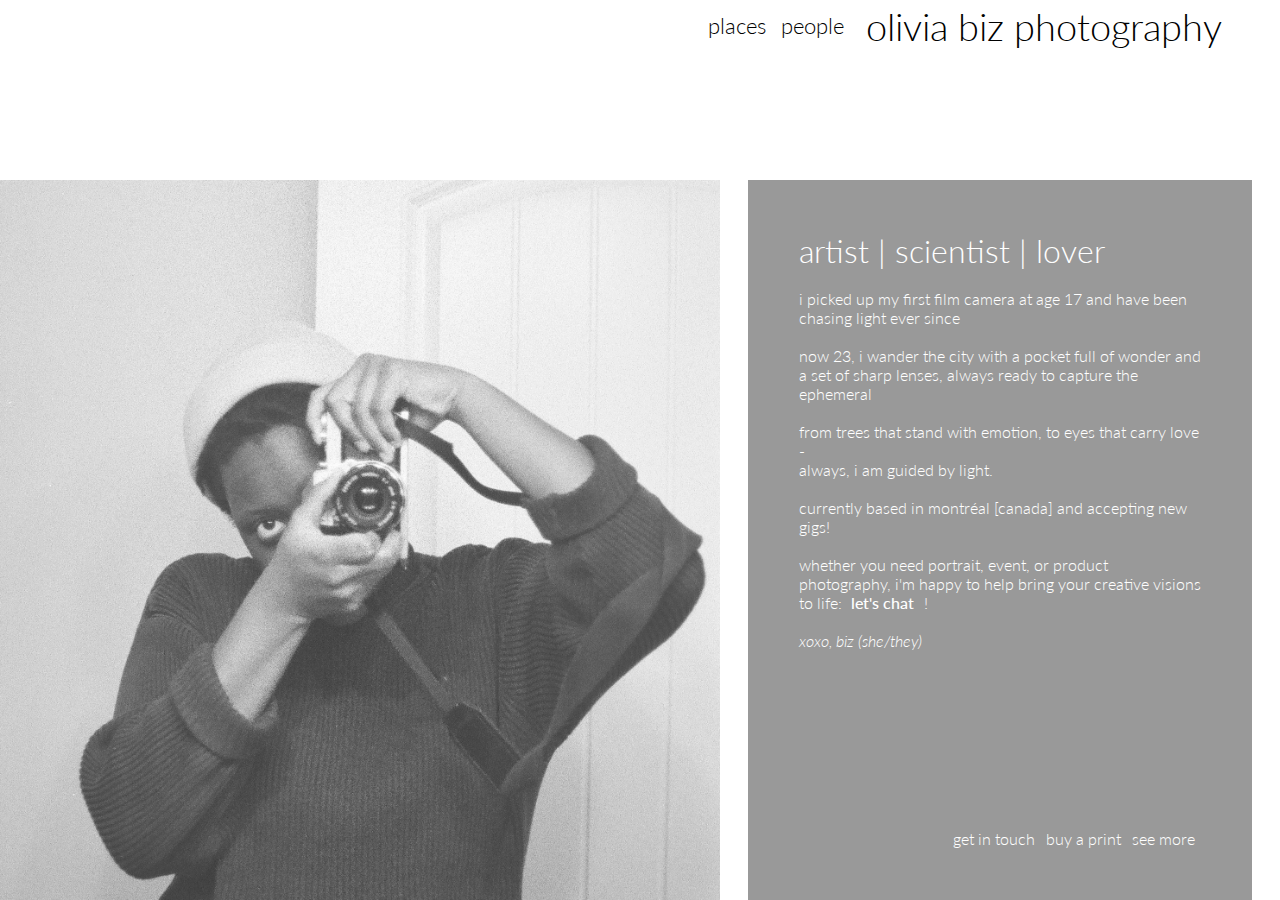
<file: index.html>
<!DOCTYPE html>
<html lang="en">


<head>
    <meta charset="UTF-8">
    <meta name="author" content="Olivia Bizimungu">
    <meta name="viewport" content="width=device-width, initial-scale=1.0, minimum-scale=1, user-scalable=no">
    <title>olivia bizimungu</title>

    <link rel="stylesheet" href="./style.css">
    <link rel="icon" href="resources/img/icon.png">
    <script type="text/javascript" src="https://code.jquery.com/jquery-1.7.1.min.js"></script>
</head>

<body>
    <header>
        <div id="nav-bar">
            <a id="title" class="nav-link" href="#">olivia biz photography</a>
            <a href="portraits.html" class="nav-link">people</a>
            <a href="places.html" class="nav-link">places</a>
        </div>
    </header>


    <div class="container">
        <ul id="page-list">
            <li class="page-list-item">
                <img src="/resources/profile4.jpg" alt="" class="display-image" id="profile-pic">
            </li>
            <li class="page-list-item">
                <div id="about">
                    <div class="about-text">
                        <!-- <i>
                            montréal-based film photographer
                        </i> -->
                        <!-- <h1>olivia biz</h1> -->
                        <!-- <br> -->
                        <h1> artist | scientist | lover</h1>

                        <br>


                        <p>
                            i picked up my first film camera at age 17 and have been chasing light ever since
                        </p>


                        <br>
                        <p>
                            now 23, i
                            wander the city with a pocket full of wonder and a set of sharp lenses, always ready to
                            capture the ephemeral
                        </p>
                        <br>
                        <p>
                            from trees that stand with emotion, to eyes that carry love -
                            <br>
                            always, i am guided by light.
                        </p>
                        <br>
                        <p>
                            currently based in montréal [canada] and accepting new gigs!
                        </p>
                        <br>
                        <p>
                            <strong>
                                whether you need portrait,
                                event, or product photography, i'm happy to help bring your creative visions to life:
                                <a href="mailto:oliviabi@live.com">
                                    <ins>
                                        let's chat
                                    </ins>
                                </a>
                                !
                            </strong>
                        </p>
                        <br>

                        <i>xoxo, biz (she/they)</i>
                        <br>
                        <br>
                    </div>
                    <div id="out-links">
                        <a href="mailto:oliviabi@live.com">get in touch</a>
                        <a href="https://oliviabiz.darkroom.tech" target="_blank">buy a print</a>
                        <a href="https://instagram.com/oliviabiz" target="_blank">see more</a>
                    </div>
                </div>

            </li>
        </ul>

    </div>

</body>
<script>
    // var folder = "resources/img/places/";
</script>
<script src="photo.js"></script>

</html>
</file>
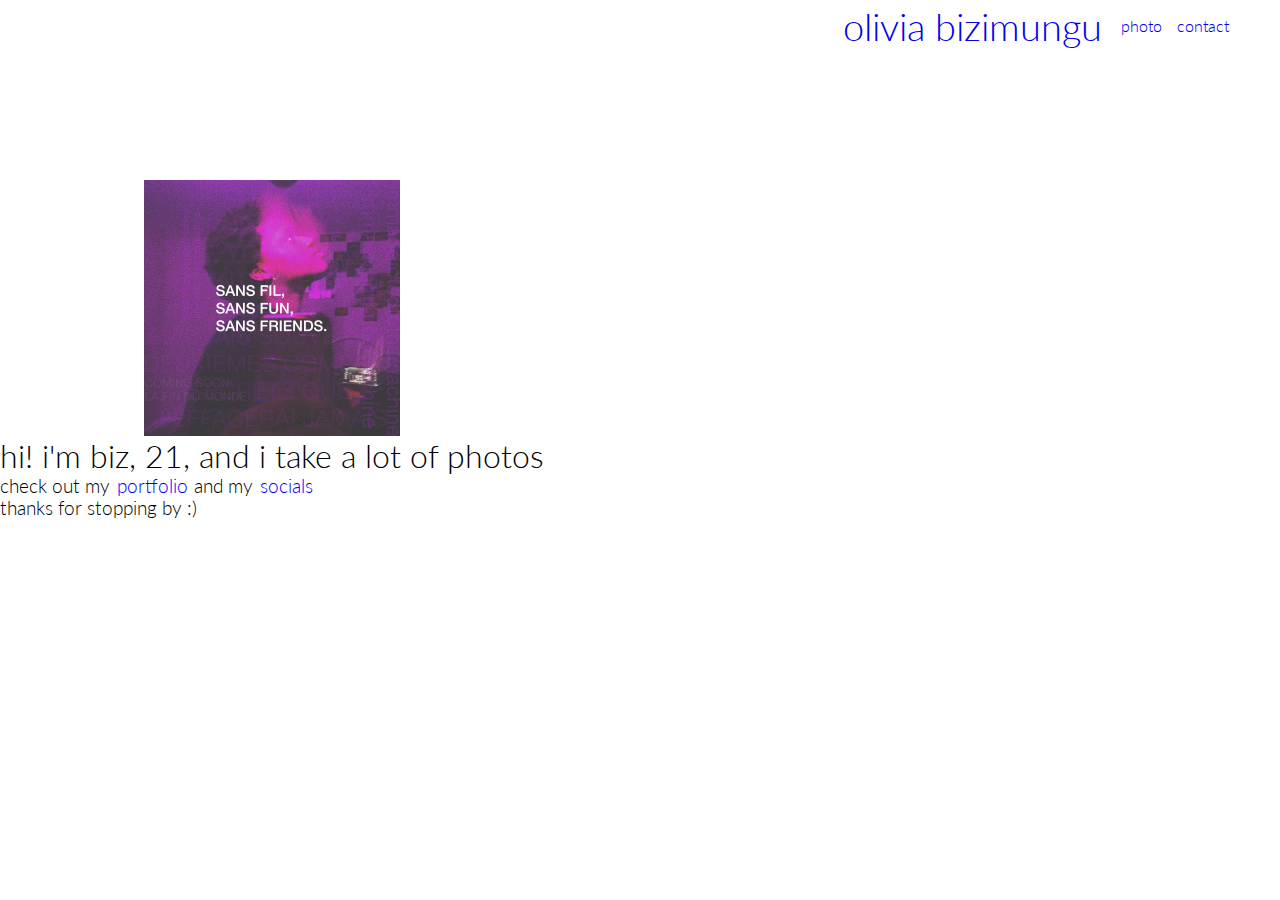
<file: about.html>
<!DOCTYPE html>
<html lang="en">

<head>
    <meta charset="UTF-8">
    <!-- <meta name="viewport" > -->
    <meta name="author" content="Olivia Bizimungu">

    <!-- <meta name="viewport" content="width=device-width, initial-scale=1.0, minimum-scale=1"> -->
    <meta name="viewport" content="width=device-width, initial-scale=1.0, minimum-scale=1, user-scalable=no">
    <!-- <title>olivia bizimungu</title> -->
    <title>olivia bizimungu</title>
    <style>
        @import url('https://fonts.googleapis.com/css2?family=Merriweather:wght@900&display=swap');
        @import url('https://fonts.googleapis.com/css2?family=Quicksand:wght@300&display=swap');
        @import url('https://fonts.googleapis.com/css2?family=Martel:wght@200&display=swap');
    </style>

    <link rel="stylesheet" href="style.css">
    <link rel="icon" href="resources/img/icon.png">
</head>

<body>
    <header>
        <div id="nav-bar">
            <nav id="main-nav">
                <!-- <a class="main-nav-link" href="home">home</a> -->
                <a class="main-nav-link" href="/index.html">photo</a>
                <!-- <a class="main-nav-link" href="about.html">about</a> -->
                <!-- <a class="main-nav-link" href="research.html">research</a> -->
                <!-- <a class="main-nav-link" href="code.html">code</a> -->
                <a class="main-nav-link" href="/contact.html">contact</a>
            </nav>
            <a id="title" class="main-nav-link" href="#">olivia bizimungu</a>
        </div>
    </header>


    <div class="container">

        <ul id="list">
            <li class=" block full">
                <div class="image-row">
                    <!-- <img class="display-image component" id="profile-pic" src="/resources/img/me.jpg"
                        style="visibility: visible;"> -->
                    <!-- <img class="display-image component" id="profile-pic" src="/resources/img/me.jpg"
                        style="visibility: visible;"> -->
                    <img class="display-image component" id="profile-pic" src="/resources/img/me.jpg"
                        style="visibility: visible;">
                </div>

                <h1>hi! i'm biz, 21, and i take a lot of photos</h1>
                <h3>check out my<a href="/index.html" class="inner-link">portfolio</a>and my<a href="/contact.html"
                        class="inner-link">socials</a>
                    <p>thanks for stopping by :)</p>
                </h3>
            </li>
        </ul>
    </div>

</body>

</html>
</file>
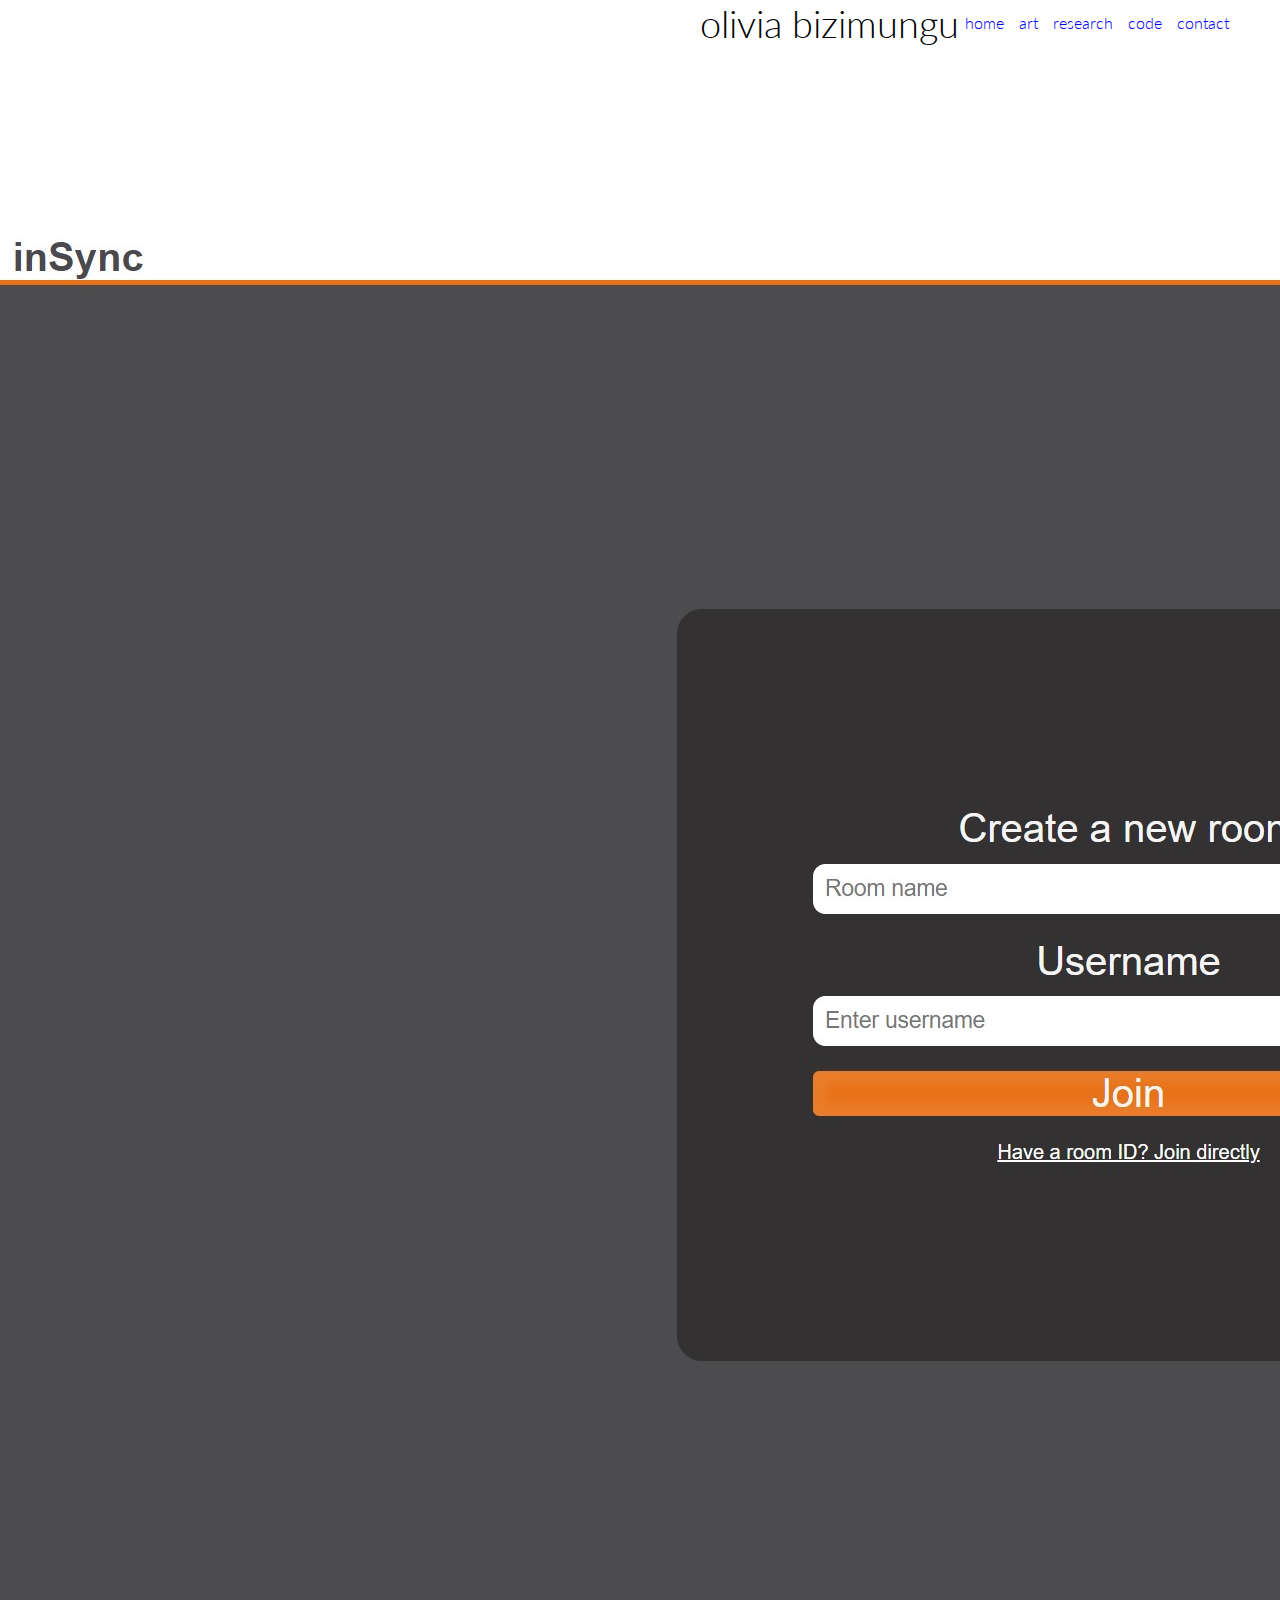
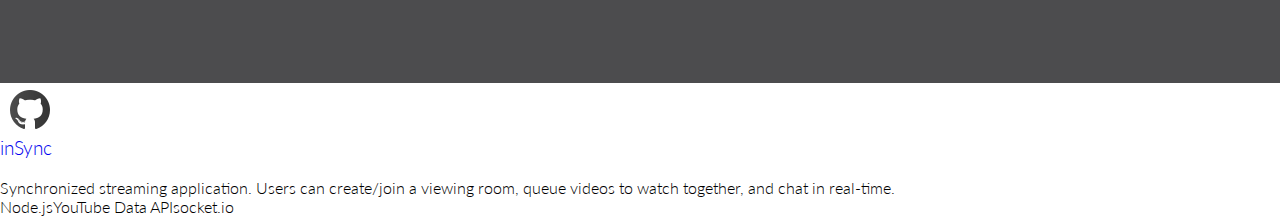
<file: code.html>
<!DOCTYPE html>
<html lang="en">

<head>
    <meta charset="UTF-8">
    <meta name="author" content="Olivia Bizimungu">

    <!-- <meta name="viewport" content="width=device-width, initial-scale=1.0, minimum-scale=1"> -->
    <meta name="viewport" content="width=device-width, initial-scale=1.0, minimum-scale=1, user-scalable=no">
    <title>olivia bizimungu</title>

    <style>
        @import url('https://fonts.googleapis.com/css2?family=Merriweather:wght@900&display=swap');
        @import url('https://fonts.googleapis.com/css2?family=Quicksand:wght@300&display=swap');
        @import url('https://fonts.googleapis.com/css2?family=Martel:wght@200&display=swap');
    </style>

    <link rel="stylesheet" href="style.css">
</head>

<body>
    <header>
        <div id="nav-bar">
            <nav id="main-nav">
                <a class="main-nav-link" href="index.html">home</a>
                <a class="main-nav-link" href="art.html">art</a>
                <a class="main-nav-link" href="research.html">research</a>
                <a class="main-nav-link" href="#">code</a>
                <a class="main-nav-link" href="contact.html">contact</a>
            </nav>
            <p id="title">olivia bizimungu</p>
        </div>

    </header>


    <div class="container">

        <ul id="list">
            <li>
                <div class="component project">
                    <div class="project-image-container">
                        <img class="project-image" src="resources/img/code/insync-login.jpg" alt="">
                    </div>
                    <div class="project-title">
                        <i>
                            <a class="inner-link" target="_blank" href="https://github.com/oliviabiz/inSync">
                                <img class="icon" src="resources/github.png" alt="" srcset="">
                            </a>
                        </i>
                        <a target="_blank" href="https://in-sync.azurewebsites.net/">
                            <h3 class="inner-link"> inSync</h3>
                        </a>
                    </div>
                    <div class="project-info">
                        <div class="project-description">
                            <p>Synchronized streaming application. Users can create/join a viewing room, queue
                                videos to watch together, and chat in real-time.
                            </p>

                        </div>

                        <ul class="tech-list">
                            <span class="tech">Node.js</span>
                            <span class="tech">YouTube Data API</span>
                            <span class="tech">socket.io</span>
                        </ul>

                    </div>
                </div>
            </li>

            <li>
                <div class="component project">
                    <div class="project-image-container">
                        <img class="project-image" src="resources/img/code/graph.jpg" alt="">
                    </div>
                    <div class="project-title">
                        <i class="icon">
                            <a class="inner-link" target="_blank" href="https://github.com/oliviabiz/graph">
                                <img class="icon" src="resources/github.png" alt="" srcset="">
                            </a>
                        </i>
                        <a target="_blank" href="https://www.oliviabiz.me/graph/">
                            <h3 class="inner-link"> Graph Theory</h3>
                        </a>
                    </div>
                    <div class="project-info">
                        <div class="project-description">
                            <p>
                                Interactive site to help learn the basics of graph theory.
                            </p>

                        </div>

                        <ul class="tech-list">
                            <span class="tech">HTML Canvas</span>
                            <span class="tech">Javascript</span>
                        </ul>

                    </div>
                </div>
            </li>

        </ul>

    </div>
</body>
<script src="app.js"></script>

</html>
</file>
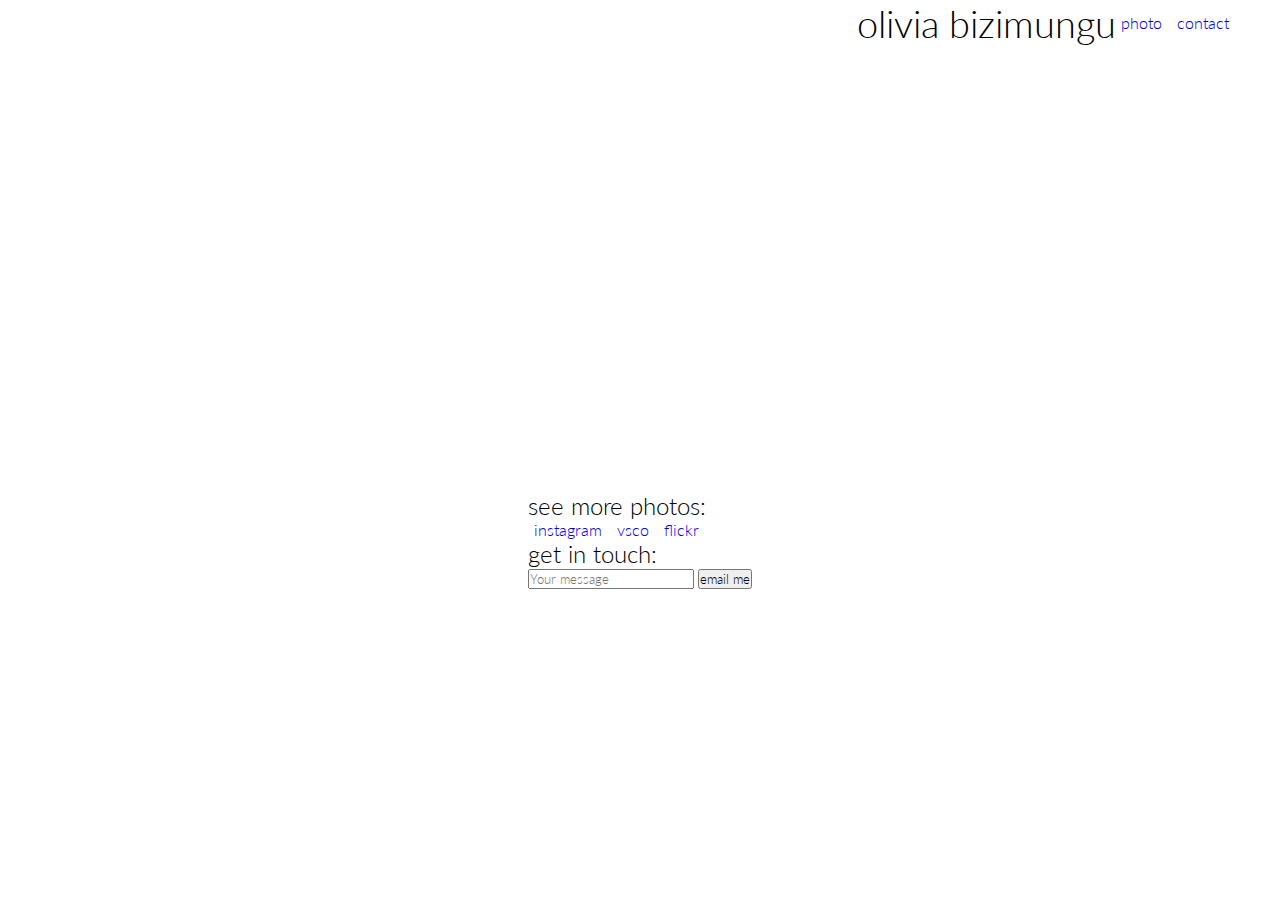
<file: contact.html>
<!DOCTYPE html>
<html lang="en">

<head>
    <meta charset="UTF-8">
    <meta name="viewport" content="width=device-width, initial-scale=1.0">
    <title>olivia bizimungu</title>

    <style>
        @import url('https://fonts.googleapis.com/css2?family=Merriweather:wght@900&display=swap');
        @import url('https://fonts.googleapis.com/css2?family=Quicksand:wght@300&display=swap');
        @import url('https://fonts.googleapis.com/css2?family=Martel:wght@200&display=swap');
    </style>

    <link rel="stylesheet" href="style.css">
    <link rel="icon" href="resources/img/icon.png">
</head>

<body>

    <header>
        <div id="nav-bar">
            <nav id="main-nav">
                <!-- <a class="main-nav-link" href="home.html">home</a> -->
                <a class="main-nav-link" href="index.html">photo</a>
                <!-- <a class="main-nav-link" href="research.html">research</a> -->
                <!-- <a class="main-nav-link" href="code.html">code</a> -->
                <a class="main-nav-link" href="#">contact</a>
            </nav>
            <p id="title">olivia bizimungu</p>
        </div>

    </header>

    <div class="container">
        <div class="block full">
            <h2>see more photos:</h2>
            <nav>
                <a class="inner-link" target="_blank" href="https://instagram.com/oliviabiz">instagram</a>
                <a class="inner-link" target="_blank" href="https://vsco.co/olibiz">vsco</a>
                <a class="inner-link" target="_blank" href="https://www.flickr.com/people/185853733@N07/">flickr</a>
            </nav>

            <h2>get in touch:</h2>
            <!-- <p>let's get in touch!</p> -->
            <form action="">
                <!-- <input type="email" placeholder="Enter your email" name="email" id="email" required> -->
                <input type="text" name="" id="msg" cols="30" rows="50" placeholder="Your message" maxlength="1800"
                    required>
                <input type="submit" id="submitBtn" value="email me">

            </form>
        </div>
    </div>

</body>

<script>
    var msgArea = document.getElementById('msg');
    var addrArea = document.getElementById('email');
    var btn = document.getElementById('submitBtn');
    var form = document.getElementsByTagName('form')[0];

    // function validateEmail(email) {
    //     const re = /^(([^<>()[\]\\.,;:\s@"]+(\.[^<>()[\]\\.,;:\s@"]+)*)|(".+"))@((\[[0-9]{1,3}\.[0-9]{1,3}\.[0-9]{1,3}\.[0-9]{1,3}\])|(([a-zA-Z\-0-9]+\.)+[a-zA-Z]{2,}))$/;
    //     return re.test(String(email).toLowerCase());
    // }

    form.addEventListener('submit', (e) => {
        e.preventDefault();
        var msg = msgArea.value;
        // var addr = addrArea.value;
        var dest = 'hmhsj0@gmail.com';

        if (confirm(`Send "${msg}"?`)) {
            var format = msg.replace(' ', '%20');
            var url = `mailto:${dest}?subject=RE: Portfolio&body=${format}`;
            console.log(url);
            window.open(url, '_blank');
        }
    })
</script>

</html>
</file>
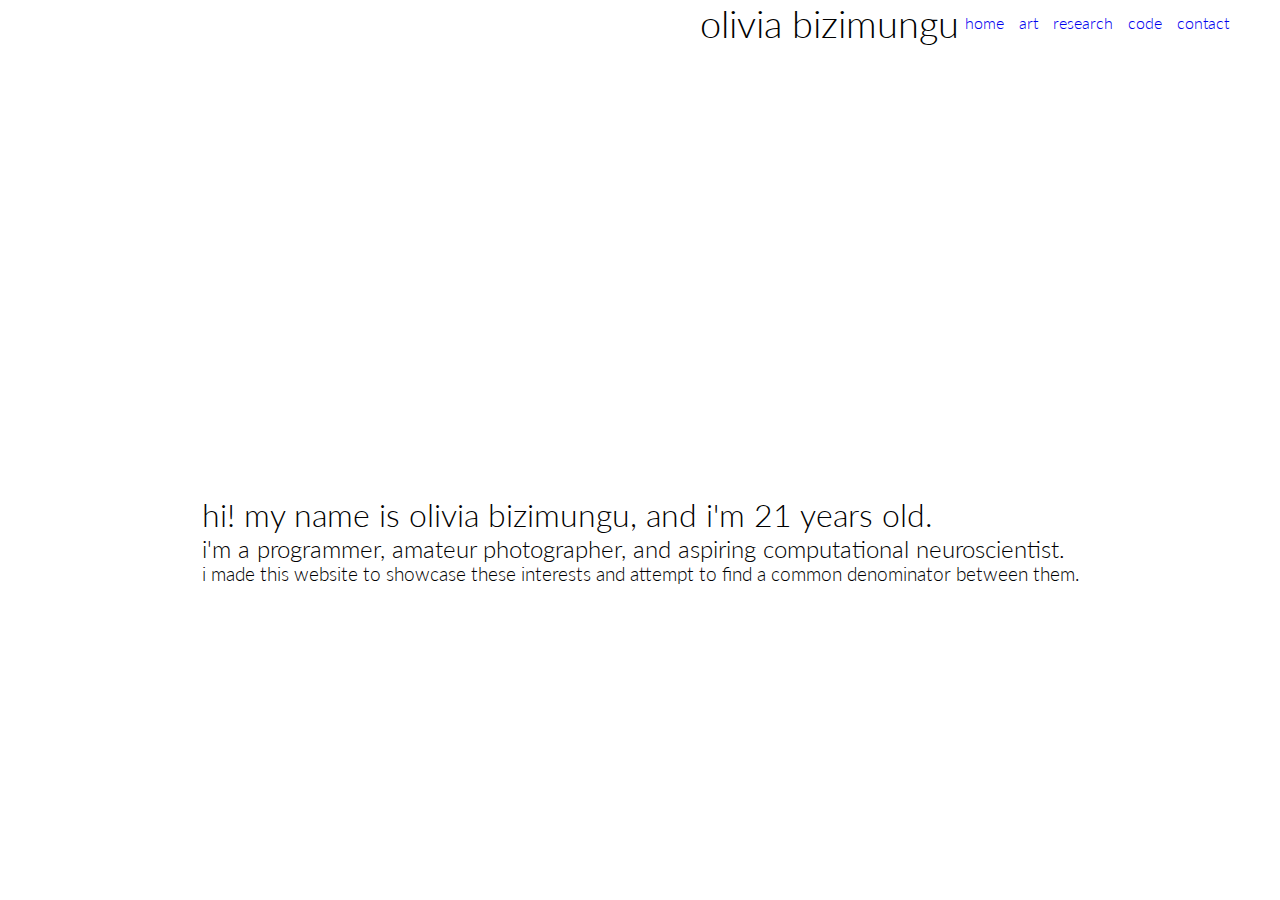
<file: home.html>
<!DOCTYPE html>
<html lang="en">

<head>
    <meta charset="UTF-8">
    <meta name="viewport" content="width=device-width, initial-scale=1.0">
    <title>olivia bizimungu</title>

    <style>
        @import url('https://fonts.googleapis.com/css2?family=Merriweather:wght@900&display=swap');
        @import url('https://fonts.googleapis.com/css2?family=Quicksand:wght@300&display=swap');
        @import url('https://fonts.googleapis.com/css2?family=Martel:wght@200&display=swap');
    </style>

    <link rel="stylesheet" href="style.css">
</head>

<body>
    <header>
        <div id="nav-bar">
            <nav id="main-nav">
                <a class="main-nav-link" href="#">home</a>
                <a class="main-nav-link" href="index.html">art</a>
                <a class="main-nav-link" href="research.html">research</a>
                <a class="main-nav-link" href="code.html">code</a>
                <a class="main-nav-link" href="contact.html">contact</a>
            </nav>
            <p id="title">olivia bizimungu</p>
        </div>
    </header>
    <div class="container">
        <div class="block full">
            <h1>hi! my name is olivia bizimungu, and i'm 21 years old.</h1>
            <h2>i'm a programmer, amateur photographer, and aspiring computational neuroscientist.</h2>
            <h3>i made this website to showcase these interests and attempt to find a common denominator between
                them.</h3>
        </div>
    </div>


</body>

</html>
</file>
<file: style.css>
@import url('https://fonts.googleapis.com/css2?family=Lato:ital,wght@0,100;0,300;0,400;0,700;0,900;1,100;1,300;1,400;1,700;1,900&display=swap');

/* Hide scrollbar for Chrome, Safari and Opera */
::-webkit-scrollbar {
    display: none;
}

/* Hide scrollbar for IE, Edge and Firefox */
* {
    -ms-overflow-style: none;
    /* IE and Edge */
    scrollbar-width: none;
}

html {
    background-color: white;
    scroll-behavior: smooth;
}

html,
body {
    padding: 0;
    margin: 0;
    /* height: 100vh; */
    /* width: 100vw; */
    /* height: 100%; */
    /* width: 100%; */
}

html {
    height: 100%;
    max-width: 100vw;
}

body {
    height: 100%;
    max-width: 100vw;
    display: flex;
    flex-direction: column;
    width: fit-content;
    justify-content: space-between;
    align-items: center;
    flex-shrink: 0;
}

* {
    box-sizing: border-box;
    font-family: "MuseoModerno";
    font-family: "Lato", sans-serif;
    font-weight: 300;

    margin: 0;
    padding: 0;
}

a {
    text-decoration: none;
    padding: 0.075em 0.35em;
    transition: 0.5s linear;
}

.container {
    z-index: 100;
    width: 100%;
    display: flex;
    flex-direction: column;
    justify-content: center;
    align-items: center;
    /* height: 90%; */
    height: 80%;
}

#page-list {
    width: 100%;
    height: 100%;
    display: flex;

}

#about {
    background-color: #999999;
    padding: 4vmax;
    display: flex;
    flex-direction: column;
    justify-content: space-between;
}

#about * {
    color: white;
}

#about h1 {
    /* text-align: center; */
}

#about a:visited {
    color: unset;
}

#about a:hover {
    color: darkgray;
}

#out-links {
    display: flex;
    flex-direction: row;
    justify-content: flex-end;
}

ins {
    font-weight: 500;
    text-decoration: none;
    padding: 0;
    margin: 0;
}

header {
    /* top: 0;
    left: 0; */
    margin: 0;

    height: 20%;
    width: 100vw;
}

.page-list-item {
    display: flex;
    align-items: flex-start;
    justify-content: center;
}

#nav-bar {
    height: 100%;
    max-height: fit-content;
    width: 100%;
    display: flex;
    flex-direction: row-reverse;
    justify-content: flex-start;
    align-items: center;
    padding-right: 5vmin;
}

#title {
    max-height: min-content;
    /* max-width: 50vw; */
    margin: 0;
    font-size: 3vmax;
    opacity: 100%;
    text-align: center;
    /* white-space: nowrap; */
}


.nav-link {
    transition: 0.2s linear;
    /* transition: visibility 0.s linear; */
    font-size: 1.75vmax;
    color: black;
    font-weight: 300;
}

a:visited {
    color: unset;
}

a:hover,
a:active {
    /* font-weight: 100; */
    /* color: rgb(111, 76, 31); */
    color: lightgray;
}


ul {
    height: 100%;
    width: 100%;
    list-style-type: none;
    display: flex;
    flex-wrap: nowrap;
    align-items: center;
    flex-direction: row;
    padding-inline-start: unset;
    margin-block-start: 0px;
    margin-block-end: 0px;
    margin-inline-start: 0px;
    margin-inline-end: 0px;
    padding-left: 0px;
}

.display-image-container {
    height: 100%;
    padding-bottom: 0.2vw;
    /* padding-right: 0.2vw; */
    padding-left: 0.2vw;
}


@media (orientation:landscape) {

    /* define a fixed height, scale width accordingly */
    .display-image {
        height: 100%;
        opacity: 80%;
        transition: 0.25s ease-in;
    }

    .display-image:hover {
        opacity: 100%;
    }

    .content-list {
        height: 100%;
        flex-direction: row;
        overflow-x: scroll;
        overflow-y: hidden;
    }

    #page-list {
        overflow-x: scroll;
    }

    .page-list-item {
        min-height: 100%;
        width: 100%;
    }

    .container {
        transition: 1s ease;

    }

    #about {
        height: 100%;
        width: 90%;
    }

    #profile-pic:hover {
        opacity: 100%;
    }
}

.content-list {
    display: flex;
    /* overflow-y: hidden; */
}

@media (orientation:portrait) {

    /* define a fixed width, scale height accordingly */
    html,
    body,
    .container {
        overflow-x: hidden;
    }

    body {
        width: 100%;
        height: 100%;
    }

    .display-image {
        /* width: 80vw; */
        /* height: 90vh; */
        width: 100vw;
    }


    .container {
        /* position: fixed; */
        padding: 0;
        overflow-x: hidden;
        height: 90%;
    }

    header {
        height: 10%;
    }

    #page-list {
        width: 100%;
        height: 100%;
        flex-direction: column;
        overflow-y: scroll;
        overflow-x: hidden;
        -webkit-overflow-scrolling: auto;
        /*touch*/
    }

    .page-list-item {
        min-width: 100%;
        height: 100%;
    }

    .content-list {
        justify-content: flex-start;
        align-items: flex-start;
        /* display: flex; */
        flex-direction: column;
        /* padding: 0; */
    }

    .block {
        /* overflow-y: scroll; */
        /* min-height: 95vh; */
        height: fit-content;
        /* height: 20vh; */
    }

    .nav-link {
        /* display: none; */
    }

    #title {
        display: block
    }

}


.page-list-item {
    height: 100%;
}

li {
    height: 100%;
    /* overflow-y: hidden; */
}

.display-image {
    margin: 0;
    /* padding: 0; */
    position: relative;
}

#profile-pic {
    opacity: 90%;
}

.image-row {
    display: flex;
    flex-direction: row;
    align-items: center;
    justify-content: center;
    height: 20vmax;
    width: 100%;
}
</file>
